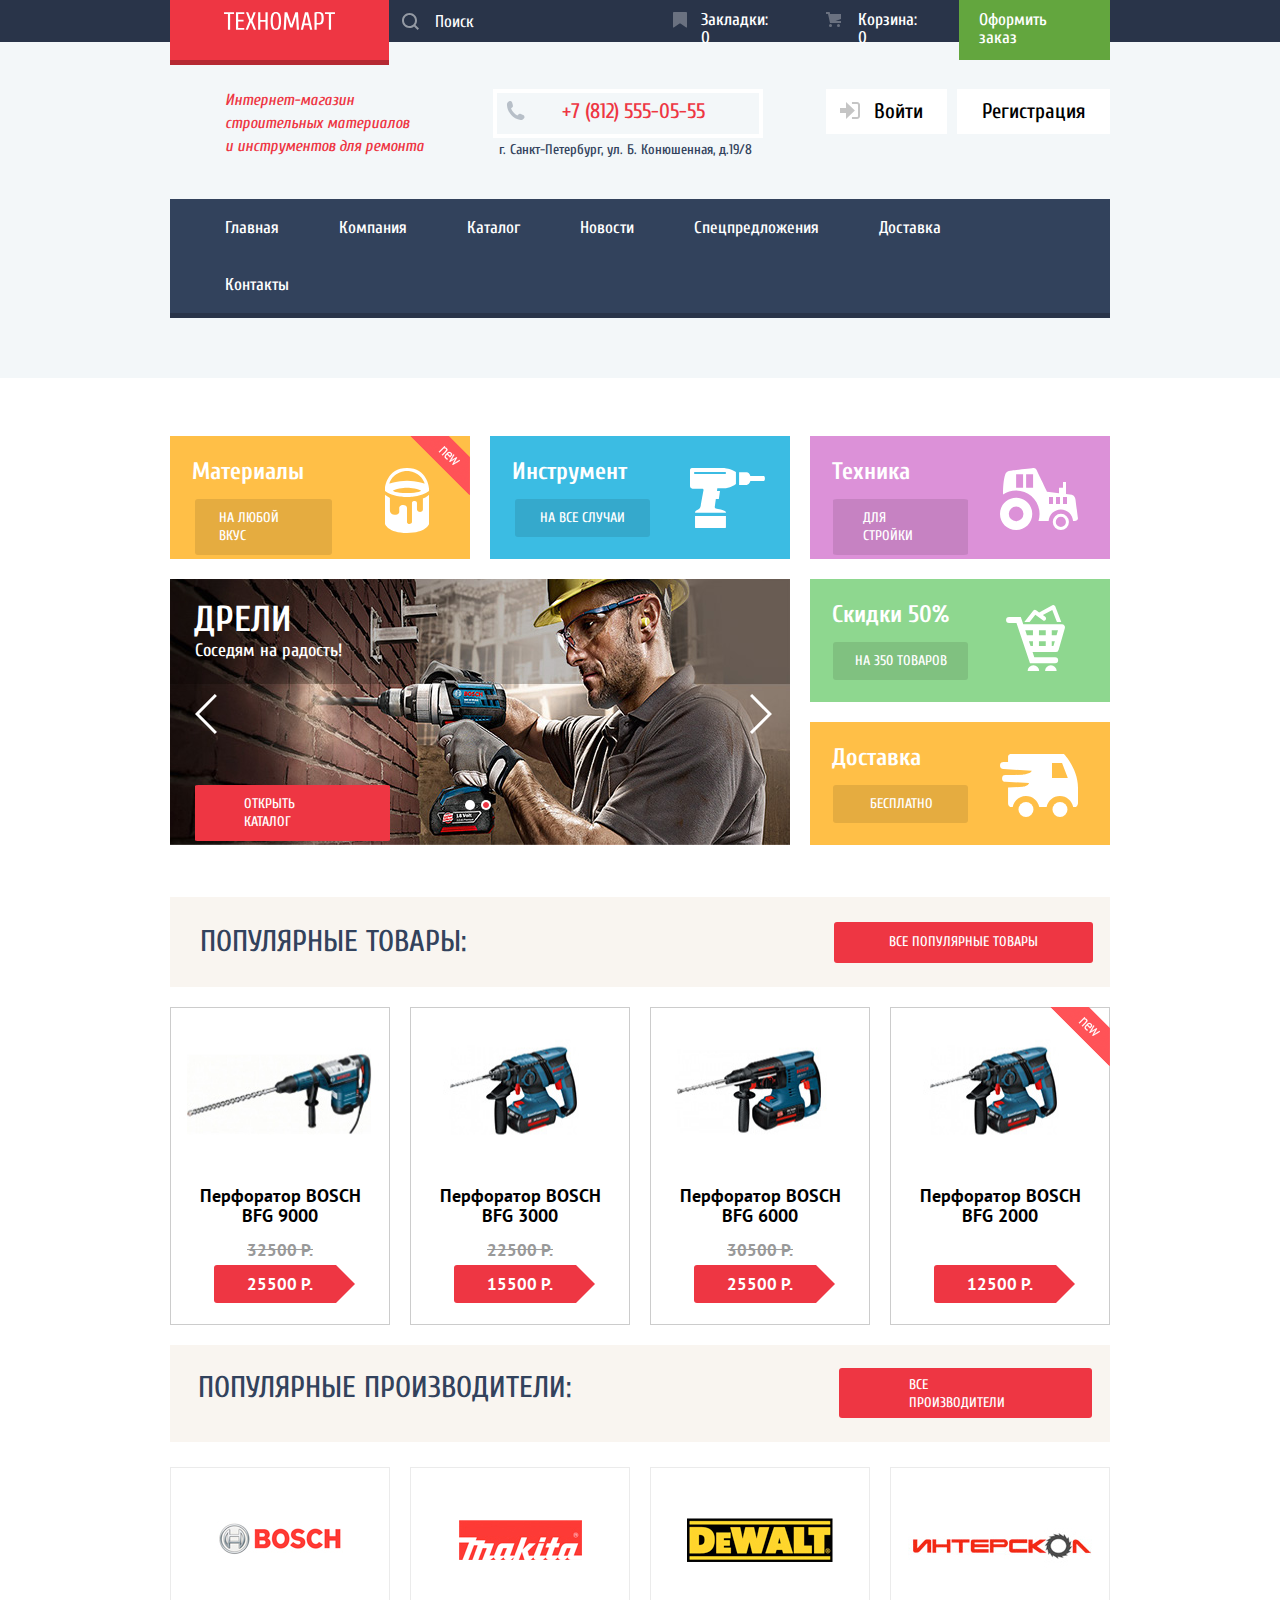
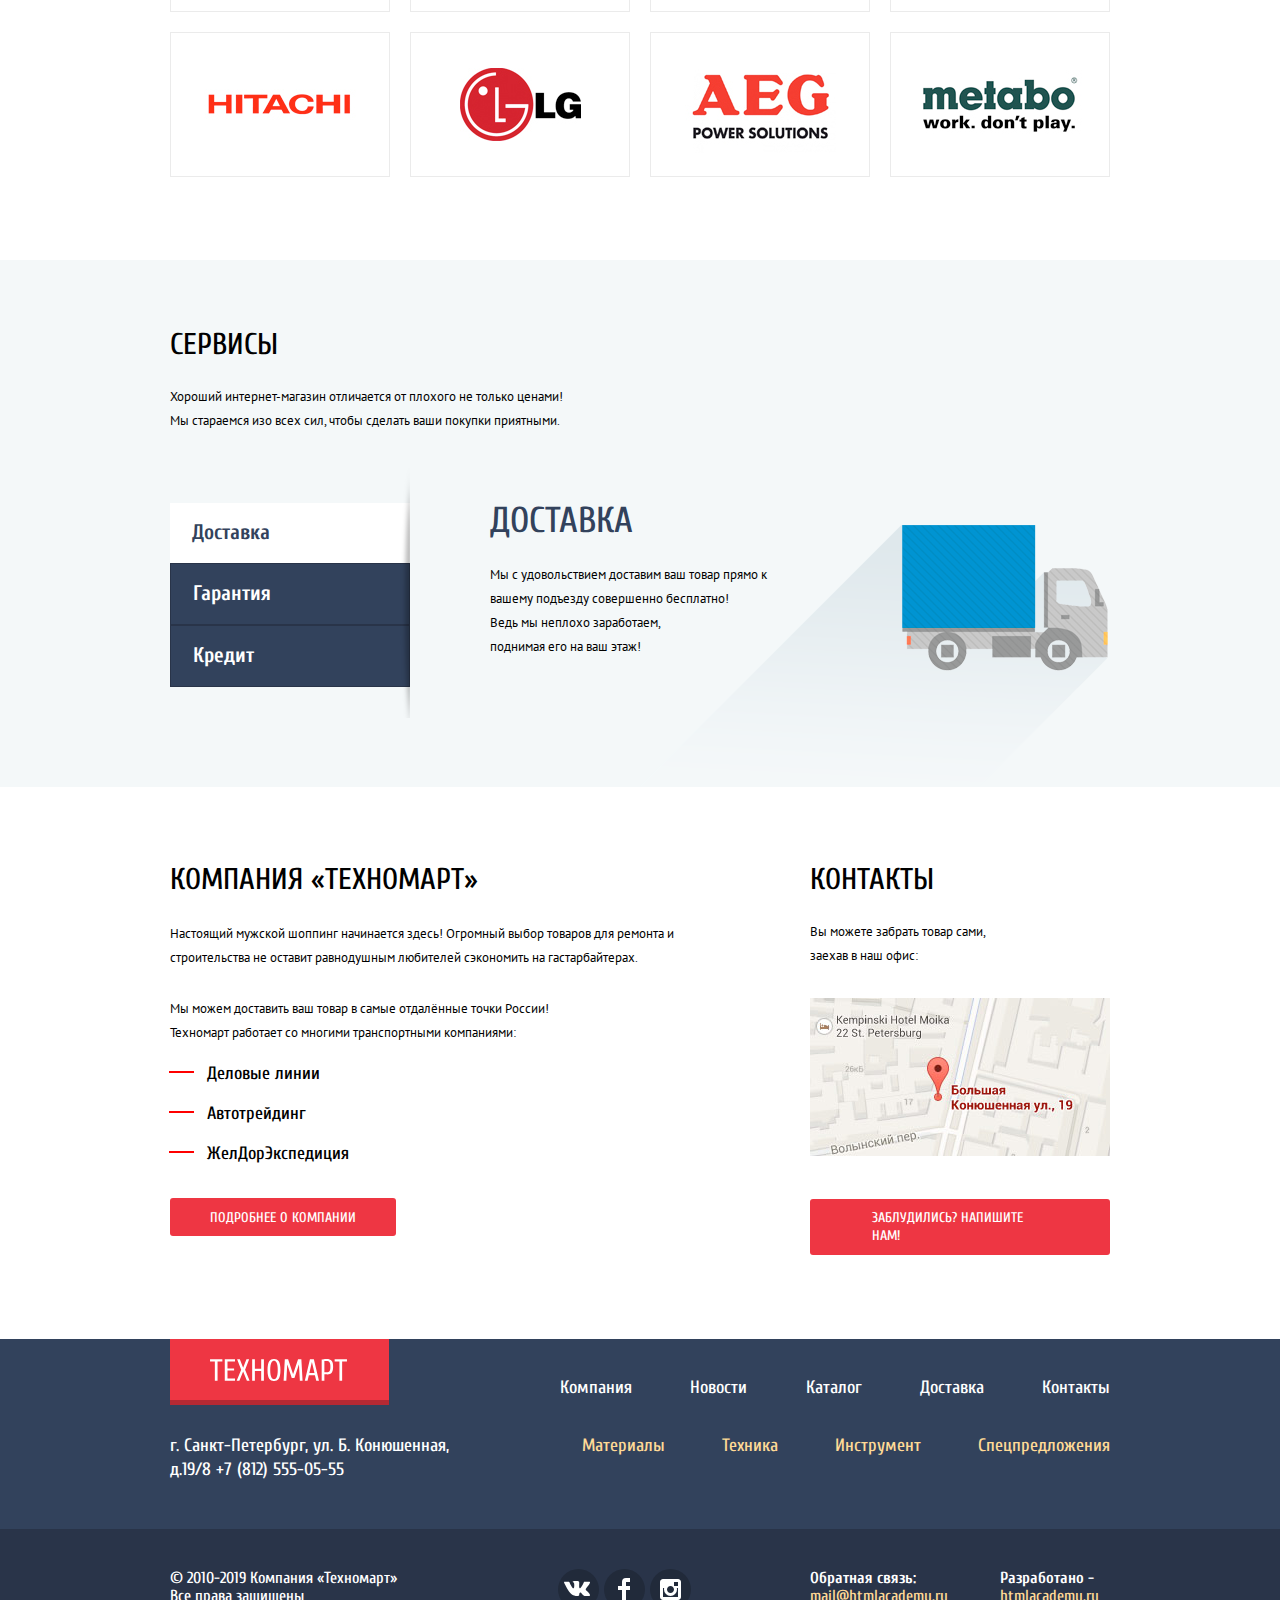
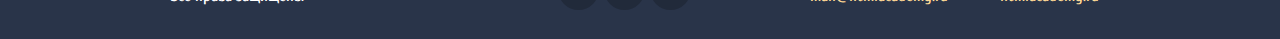
<file: index.html>
<!DOCTYPE html>
<html lang="ru">

<head>
    <meta charset="utf-8">
    <title>«Техномарт»</title>
    <link href="https://fonts.googleapis.com/css?family=Cuprum:400,700&amp;subset=cyrillic" rel="stylesheet">
    <link href="https://fonts.googleapis.com/css?family=PT+Sans:400,700&amp;subset=cyrillic" rel="stylesheet">
    <link rel="stylesheet" href="css/normalize.css">
    <link rel="stylesheet" href="css/style.min.css">
</head>

<body>

    <header class="main-header">
        <div class="top-header">
            <div class="header-wrapper-top">

                <a class="logo-img-top" href="index.html"><img src="img/logo-technomart.svg" width="112" height="18" alt="logo"></a>
                <form action="https://htmlacademy.ru" class="field-search">
                    <label class="visually-hidden" for="search">Поиск</label>
                    <input type="search" placeholder="Поиск" id="search">
                    <input class="visually-hidden" type="submit" value="Отправить">
                </form>
                <ul class="market-purchase">
                    <li><a class="bookmarks bookmarks-index" href="#">Закладки: 0</a></li>
                    <li><a class="basket basket-index" href="#">Корзина: 0</a></li>
                    <li><a class="ready-order ready-order-index" href="#">Оформить заказ</a></li>
                </ul>
            </div>
        </div>

        <div class="header-wrapper-middle-bottom">
            <div class="middle-header-index">
                <h1 class="market-name">Интернет-магазин строительных материалов и&nbsp;инструментов для ремонта</h1>
                <div class="phone-addres">
                    <a href="tel:+78125550555" class="phone-number">
                        +7 (812) 555-05-55</a>
                    <span class="addres-top"> г. Санкт-Петербург, ул. Б. Конюшенная, д.19/8</span>
                </div>
                <ul class="account">
                    <li><a class="log-in" href="#">Войти</a></li>
                    <li><a class="registration" href="#">Регистрация</a></li>
                </ul>
            </div>

            <nav class="main-navigation">
                <ul class="site-navigation">
                    <li><a href="index.html">Главная</a></li>
                    <li><a href="#">Компания</a></li>
                    <li><a href="catalog.html">Каталог</a></li>
                    <li><a href="#">Новости</a></li>
                    <li><a href="#">Спецпредложения</a></li>
                    <li><a href="#">Доставка</a></li>
                    <li><a href="#">Контакты</a></li>
                </ul>
            </nav>
        </div>
    </header>

    <main class="main-content">
        <div class="main-wrapper-top">
            <div class="column-left">
                <div class="materials-item">
                    <div class="item-new item-flag-new">новинка</div>
                    <h2>Материалы</h2>
                    <a href="#" class="sub-material-item">На любой вкус</a>
                </div>
                <div class="tooling-item">
                    <h2>Инструмент</h2>
                    <a href="#" class="sub-tooling-item">На все случаи</a>
                </div>
                <div class="slaider">
                    <div class="slaid-one">
                        <h2>Перфораторы</h2>
                        <span>Настоящие мужские игрушки</span>
                        <a class="open-catalog" href="catalog.html">Открыть каталог</a>
                    </div>
                    <div class="slaid-two slaid-active">
                        <h2>Дрели</h2>
                        <span>Соседям на радость!</span>
                        <a class="open-catalog" href="catalog.html">Открыть каталог</a>
                    </div>
                    <div class="btn-control">
                        <i class="control-slaid-1" tabindex="0"></i>
                        <i class="control-slaid-2 slaid-active" tabindex="0"></i>
                    </div>
                    <button class="slaider-button button-next">Вперёд</button>
                    <button class="slaider-button button-back">Назад</button>
                </div>
            </div>
            <div class="column-right">
                <div class="machine-item">
                    <h2>Техника</h2>
                    <a href="#" class="sub-machine-item">Для стройки</a>
                </div>
                <div class="discounts-item">
                    <h2>Скидки 50%</h2>
                    <a href="#" class="sub-discounts-item">На 350 товаров</a>
                </div>
                <div class="delivery-item">
                    <h2>Доставка</h2>
                    <a href="#" class="sub-delivery-item">Бесплатно</a>
                </div>
            </div>
        </div>

        <!-- Конец. Слайдер + товары -->
        <!--Популярные товары  -->
        <div class="main-wrapper-middle">
            <h2 class="popular-items">Популярные товары:</h2>
            <a class="popular-items-btn" href="#">Все популярные товары</a>
        </div>

        <section class="popular-goods">
            <ul class="popular-list-item">

                <li class="catalog-item">
                    <div class="actions">
                        <a href="#" class="buy">Купить</a>
                        <a href="#" class="in-bookmark">В закладки</a>
                    </div>
                    <img class="image" src="img/Perforator-1.jpg" width="218" height="168" alt="Перфоратор"><a href="#" class="item-name">Перфоратор BOSCH BFG 9000</a>
                    <b class="price-discount">32500 Р.</b>
                    <b class="red-label-price">25500 Р.</b>
                </li>

                <li class="catalog-item">
                    <div class="actions">
                        <a href="#" class="buy">Купить</a>
                        <a href="#" class="in-bookmark">В закладки</a>
                    </div>
                    <img class="image" src="img/Perforator_1.jpg" width="218" height="168" alt="Перфоратор"><a href="#" class="item-name">Перфоратор BOSCH BFG 3000</a>
                    <b class="price-discount">22500 Р.</b>
                    <b class="red-label-price">15500 Р.</b>
                </li>

                <li class="catalog-item">
                    <div class="actions">
                        <a href="#" class="buy">Купить</a>
                        <a href="#" class="in-bookmark">В закладки</a>
                    </div>
                    <img class="image" src="img/Perforator_2.jpg" width="218" height="168" alt="Перфоратор"><a href="#" class="item-name">Перфоратор BOSCH BFG 6000</a>
                    <b class="price-discount">30500 Р.</b>
                    <b class="red-label-price">25500 Р.</b>
                </li>

                <li class="catalog-item">
                    <div class="item-new item-flag-new">новинка</div>
                    <!-- Добавить в карточку new -->
                    <div class="actions">
                        <a href="#" class="buy">Купить</a>
                        <a href="#" class="in-bookmark">В закладки</a>
                    </div>
                    <img class="image" src="img/Perforator_3.jpg" width="218" height="168" alt="Перфоратор"><a href="#" class="item-name">Перфоратор BOSCH BFG 2000</a>
                    <b class="price-discount"></b>
                    <b class="red-label-price">12500 Р.</b>
                </li>
            </ul>
        </section>
        <!-- Популярные товары -->
        <div class="main-wrapper-middle-manufacturers">
            <h2 class="popular-items-manufacturers">Популярные производители:</h2>
            <a class="all-items-manufacturers" href="#">Все производители</a>
        </div>

        <section class="popular-manufactures">
            <ul class="popular-list-manufactures">
                <li>
                    <a class="manufactures-item" href="#"><img src="img/bosch.jpg" width="126" height="37" alt="BOSCH"></a>
                </li>
                <li>
                    <a class="manufactures-item" href="#"><img src="img/Makita.jpg" width="123" height="40" alt="makita"></a>
                </li>
                <li>
                    <a class="manufactures-item" href="#"><img src="img/DeWALT.jpg" width="146" height="44" alt="DeWALT"></a>
                </li>
                <li>
                    <a class="manufactures-item" href="#"><img src="img/Интерскол.jpg" width="200" height="88" alt="интерскол"></a>
                </li>
                <li>
                    <a class="manufactures-item" href="#"><img src="img/Hitachi.jpg" width="169" height="31" alt="HITACHI"></a>
                </li>
                <li>
                    <a class="manufactures-item" href="#"><img src="img/LG.jpg" width="121" height="73" alt="LG"></a>
                </li>
                <li>
                    <a class="manufactures-item" href="#"><img src="img/AEG.jpg" width="151" height="96" alt="AEG"></a>
                </li>
                <li>
                    <a class="manufactures-item" href="#"><img src="img/Metabo.jpg" width="204" height="69" alt="metabo"></a>
                </li>
            </ul>
        </section>

        <section class="info-services">
            <div class="wrapper-services">
                <h2 class="name-services">Сервисы</h2>
                <p>Хороший интернет-магазин отличается от плохого не только ценами! Мы стараемся изо всех сил, чтобы сделать ваши покупки приятными.</p>
                <div class="place-slaider">
                    <input type="radio" id="btn-1" name="toggle" checked>
                    <input type="radio" id="btn-2" name="toggle">
                    <input type="radio" id="btn-3" name="toggle">
                    <div class="slider-controls">
                        <ul class="list-btn">
                            <li>
                                <label for="btn-1">
                                    <b class="delivery-btn" tabindex="0">Доставка</b>
                                </label>
                            </li>
                            <li>
                                <label for="btn-2">
                                    <b class="guarantee-btn" tabindex="0">Гарантия</b></label>
                            </li>
                            <li>
                                <label for="btn-3">
                                    <b class="credit-btn" tabindex="0">Кредит</b></label>
                            </li>
                        </ul>
                    </div>
                    <div class="slider-slides-1">
                        <h2>Доставка</h2>
                        <p>Мы с удовольствием доставим ваш товар прямо к вашему подъезду совершенно бесплатно!
                        Ведь мы неплохо заработаем, 
                        поднимая его на ваш этаж!</p>
                    </div>
                    <div class="slider-slides-2">
                        <h2>Гарантия</h2>
                        <p>Если купленный у нас товар поломается или заискрит, 
                        а также в случае пожара, спровоцированного его возгаранием, 
                        вы всегда можете быть уверены в нашей гарантии. Мы обменяем сгоревший&nbsp;товар на новый.</p>
                        <p>Дом уж восстановите как-нибудь сами.</p>
                    </div>
                    <div class="slider-slides-3">
                        <h2>Кредит</h2>
                        <p>Залезть в долговую яму стало проще!</p>
                        <p>Кредитные консультанты придут вам на помощь.</p>
                        <a href="#" class="send-request">Отправить заявку</a>
                    </div>
                </div>
            </div>
        </section>

        <div class="main-wrapper-bottom">
            <section class="about-company">
                <h2 class="name-company">Компания «Техномарт»</h2>
                <p class="info">Настоящий мужской шоппинг начинается здесь! Огромный выбор товаров для ремонта и строительства не оставит равнодушным любителей сэкономить на гастарбайтерах.</p>
                <p class="info">Мы можем доставить ваш товар в самые отдалённые точки России!
                Техномарт работает со многими транспортными компаниями:</p>
                <ul class="work-with-another-company">
                    <li>Деловые линии</li>
                    <li>Автотрейдинг</li>
                    <li>ЖелДорЭкспедиция</li>
                </ul>
                <a class="about-the-company" href="#">Подробнее о компании</a>
            </section>
            <section class="contacts">
                <h2 class="contacts">Контакты</h2>
                <p class="info-contacts">Вы можете забрать товар сами, 
                    заехав в наш офис:</p>
                <a href="https://yandex.ru/maps" class="save-back"><img src="img/map.jpg" width="300" height="160" alt="Карта"></a>
                <a class="help" href="write-us.html">Заблудились? Напишите нам!</a>
            </section>
        </div>
    </main>

    <footer class="main-footer">
        <div class="footer-wrapper-top-middle">
            <div class="top-footer">
                <a class="logo-img" href="index.html"><img src="img/logo-technomart.svg" width="137" height="22" alt="logo"></a>
                <ul class="second-navigation">
                    <li><a href="#">Компания</a></li>
                    <li><a href="#">Новости</a></li>
                    <li><a href="catalog.html">Каталог</a></li>
                    <li><a href="#">Доставка</a></li>
                    <li><a href="#">Контакты</a></li>
                </ul>
            </div>

            <div class="middle-footer">
                <span class="addres-bottom"> г. Санкт-Петербург, ул. Б. Конюшенная, д.19/8
                    +7 (812) 555-05-55</span>
                <ul class="third-navigation">
                    <li><a href="#">Материалы</a></li>
                    <li><a href="#">Техника</a></li>
                    <li><a href="#">Инструмент</a></li>
                    <li><a href="#">Спецпредложения</a></li>
                </ul>
            </div>
        </div>

        <div class="bottom-footer">
            <div class="footer-wrapper-bottom">
                <span class="footer-copyright">
                    © 2010-2019 Компания «Техномарт» Все права защищены</span>
                <ul class="btn-social">
                    <li><a class="social-button-vk" href="#"><span class="visually-hidden">Вконтакте</span></a></li>
                    <li><a class="social-button-fb" href="#"><span class="visually-hidden">Фейсбук</span></a></li>
                    <li><a class="social-button-insta" href="#"><span class="visually-hidden">Инстаграм</span></a></li>
                </ul>
                <div class="info-bottom">
                    <div class="feedback-info">
                        <b>Обратная связь:</b>
                        <a class="mail-addres" href="https://mail@htmlacademy.ru">mail@htmlacademy.ru</a>
                    </div>
                    <div class="developed">
                        <b>Разработано - </b>
                        <a class="site-addres" href="https://htmlacademy.ru/intensive/htmlcss">htmlacademy.ru</a>
                    </div>
                </div>
            </div>
        </div>
    </footer>

    <section class="feedback-form">
        <form action="https://echo.htmlacademy.ru" method="post">
            <div class="modal-wrapper-feedback">
                <label class="label-name">Ваше имя:
                    <input type="text" name="name" placeholder="Имя Фамилия">
                </label>
                <label class="label-email">Ваш e-mail:
                    <input type="email" name="email" placeholder="email@example.com">
                </label>
                <label class="label-textarea">Текст письма:
                    <textarea name="letter-text" rows="5" cols="60" placeholder="В свободной форме"></textarea>
                </label>
            </div>
            <div class="wrapper-button-submit">
                <input type="submit" class="button-submit" value="Отправить">
            </div>
        </form>
        <button type="button" class="modal-close">Закрыть
        </button>
    </section>

    <section class="modal modal-map">
        <h2 class="visually-hidden">Как до нас добраться</h2>
        <iframe src="https://www.google.com/maps/embed?pb=!1m18!1m12!1m3!1d3996.797685628944!2d30.314990042799216!3d59.94211692944475!2m3!1f0!2f0!3f0!3m2!1i1024!2i768!4f13.1!3m3!1m2!1s0x4696310fca145cc1%3A0x42b32648d8238007!2z0JHQvtC70YzRiNCw0Y8g0JrQvtC90Y7RiNC10L3QvdCw0Y8g0YPQuy4sIDE5LzgsINCh0LDQvdC60YIt0J_QtdGC0LXRgNCx0YPRgNCzLCAxOTExODY!5e0!3m2!1sru!2sru!4v1552158006458" width="940" height="450" style="border:0" allowfullscreen></iframe>
        <!-- <p><img src="img/full-map.jpg" width="940" height="450" alt="Офис компании по адресу ул. Большая Конюшенная 19/8, Санкт-Петербург"></p>  -->
        <button type="button" class="modal-close">Закрыть
        </button>
    </section>
    <script src="js/script.min.js"></script>
</body>

</html>
</file>
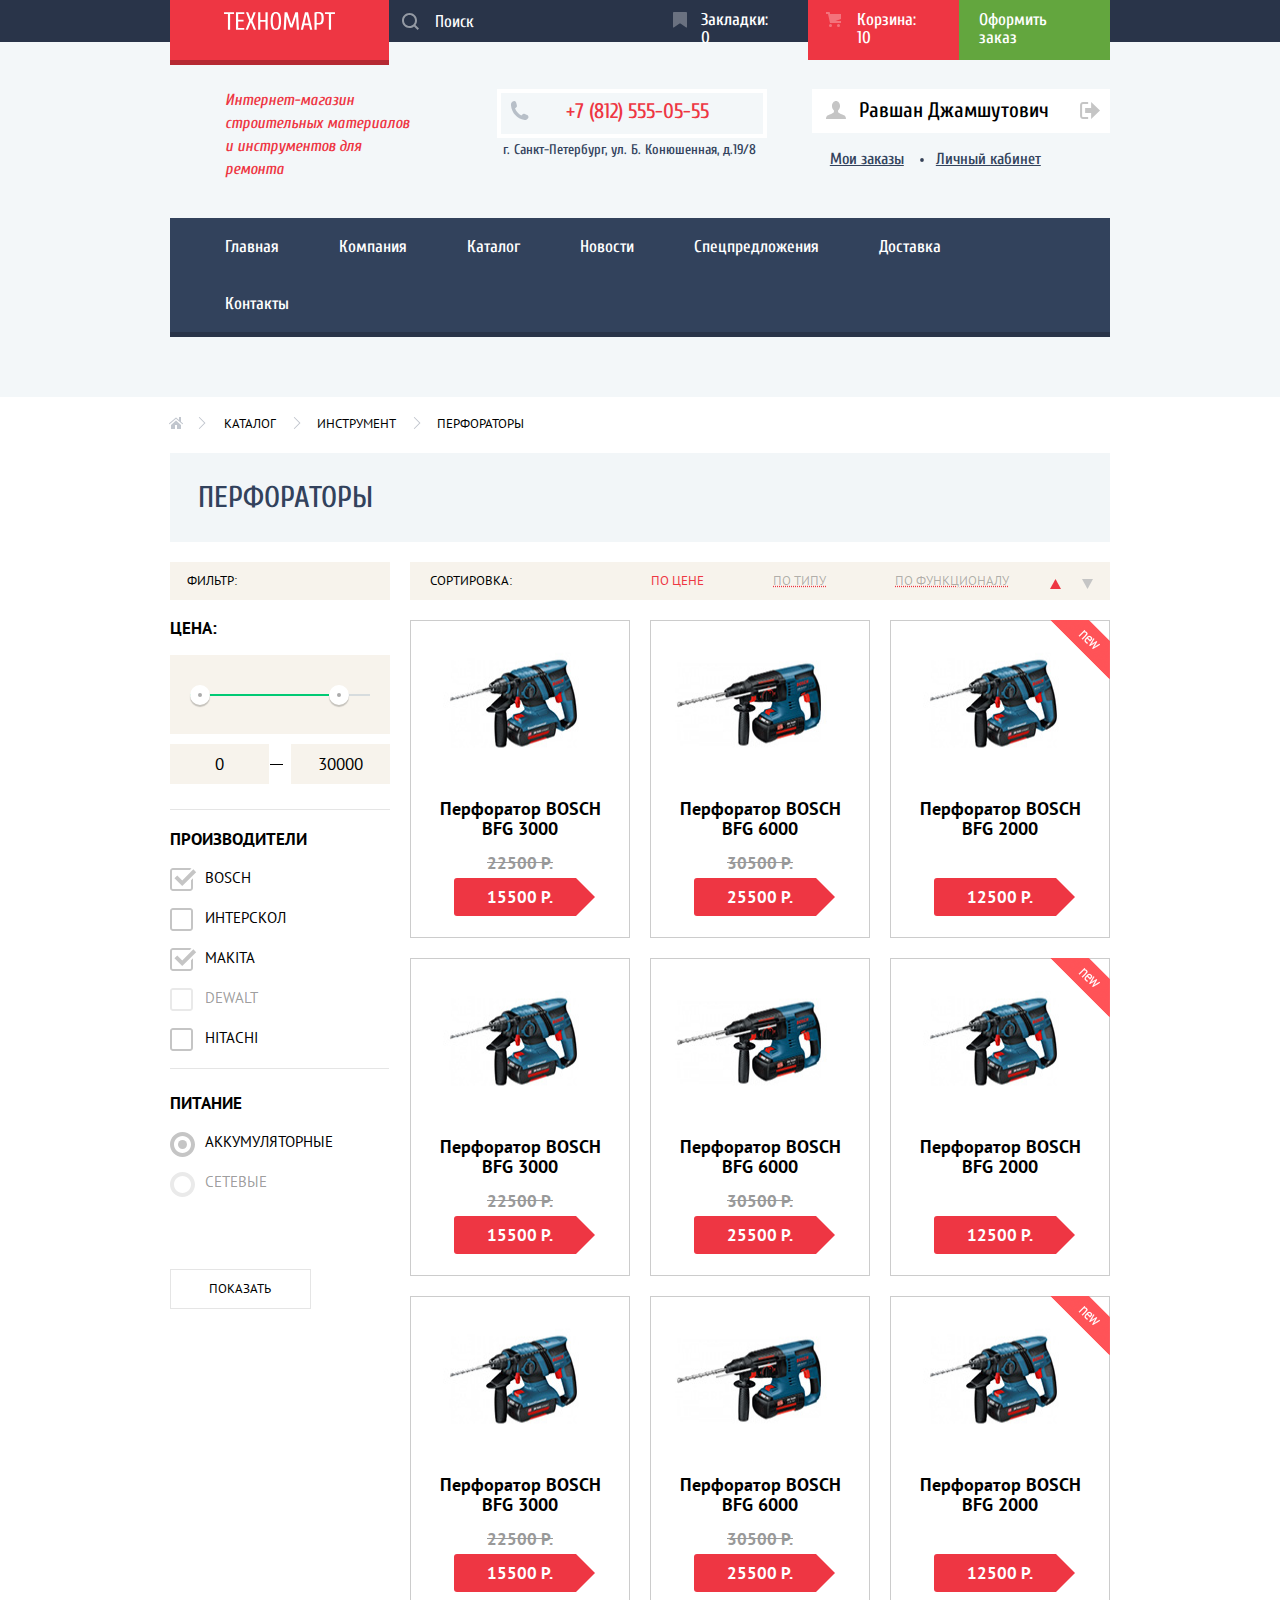
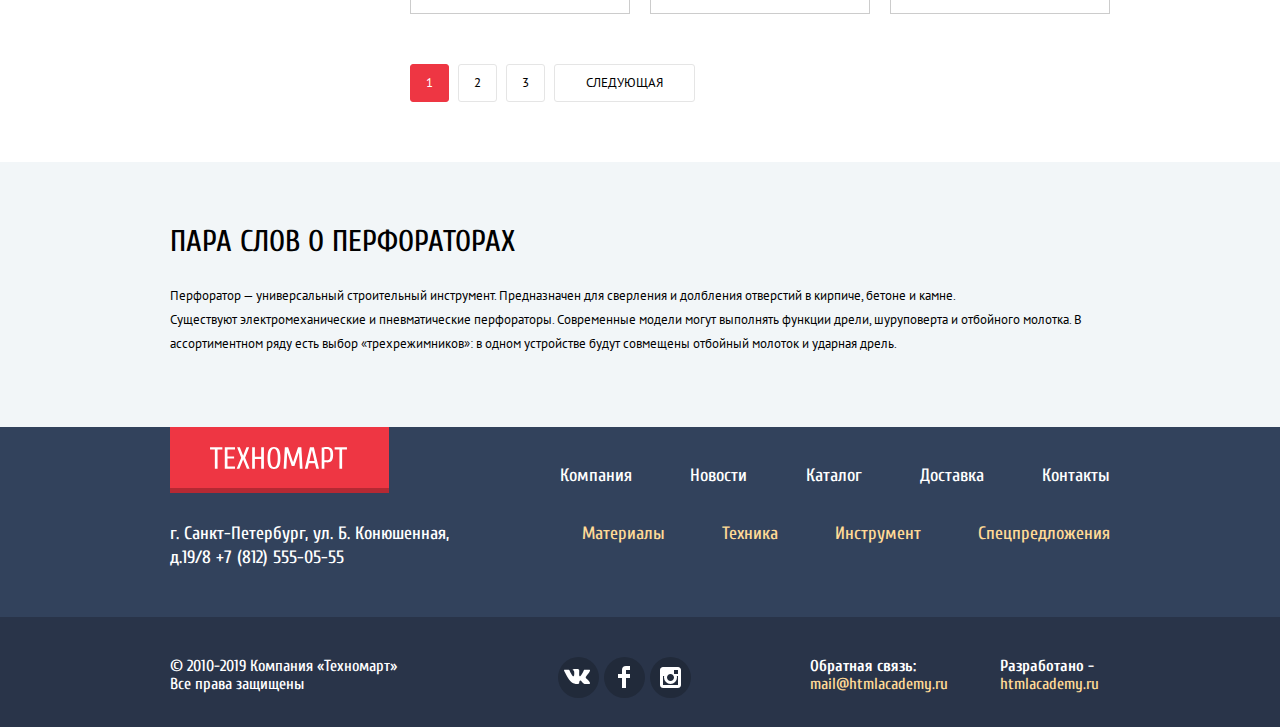
<file: catalog.html>
<!DOCTYPE html>
<html lang="ru">

<head>
    <meta charset="utf-8">
    <title>«Техномарт»</title>
    <link href="https://fonts.googleapis.com/css?family=Cuprum:400,700&amp;subset=cyrillic" rel="stylesheet">
    <link href="https://fonts.googleapis.com/css?family=PT+Sans:400,700&amp;subset=cyrillic" rel="stylesheet">
    <link rel="stylesheet" href="css/normalize.css">
    <link rel="stylesheet" href="css/style.min.css">
</head>

<body>

    <header class="main-header">
        <div class="top-header">
            <div class="header-wrapper-top">
                <a class="logo-img-top" href="index.html"><img src="img/logo-technomart.svg" width="112" height="18" alt="logo"></a>
                <form action="https://htmlacademy.ru">
                    <label class="visually-hidden" for="search">Поиск</label>
                    <input type="search" placeholder="Поиск" id="search">
                    <input class="visually-hidden" type="submit" value="Отправить">
                </form>
                <ul class="market-purchase">
                    <li><a class="bookmarks bookmarks-catalog" href="#">Закладки: 0</a></li>
                    <li><a class="basket basket-catalog" href="#">Корзина: 10</a></li>
                    <li><a class="ready-order ready-order-catalog" href="#">Оформить заказ</a></li>
                </ul>
            </div>
        </div>

        <div class="header-wrapper-middle-bottom">
            <div class="middle-header-catalog">
                <h1 class="market-name market-name-catalog">Интернет-магазин строительных материалов и&nbsp;инструментов для ремонта</h1>
                <div class="phone-addres phone-addres-catalog">
                    <a href="tel:+78125550555" class="phone-number">
                        +7 (812) 555-05-55</a>
                    <span class="addres-top"> г. Санкт-Петербург, ул. Б. Конюшенная, д.19/8</span>
                </div>
                <ul class="personal-account">
                    <li class="user-name"><a href="login-place.html">Равшан Джамшутович</a></li>
                    <li class="account-log-out"><a href="output.html" class="log-out">Выход из личного кабинета</a></li>
                    <li class="my-order"><a href="#">Мои заказы</a></li>
                    <li class="personal-place"><a href="#">Личный кабинет</a></li>
                </ul>
            </div>

            <nav class="main-navigation">
                <ul class="site-navigation">
                    <li><a href="index.html">Главная</a></li>
                    <li><a href="#">Компания</a></li>
                    <li><a href="catalog.html">Каталог</a></li>
                    <li><a href="#">Новости</a></li>
                    <li><a href="#">Спецпредложения</a></li>
                    <li><a href="#">Доставка</a></li>
                    <li><a href="#">Контакты</a></li>
                </ul>
            </nav>
        </div>
    </header>

    <main class="container">
        <div class="main-wrapper-catalog">
            <ul class="breadcrumbs">
                <li><a href="index.html" class="button-icon-home">Вернуться на главную страницу</a></li>
                <li><a href="catalog.html">Каталог</a></li>
                <li><a href="#">Инструмент</a></li>
                <li class="breadcrumbs-current">Перфораторы</li>
            </ul>
            <h2 class="tooling">Перфораторы</h2>
            <div class="container-filter">
                <h2 class="container-filter-name">Фильтр:</h2>
                <div class="sorting">
                    <h3>Сортировка:</h3>
                    <ul class="sorting-items">
                        <li><span>По цене</span></li>
                        <li><a href="#">По типу</a></li>
                        <li><a href="#">По функционалу</a></li>
                    </ul>
                    <a href="#" class="triangle-up">
                        <svg xmlns="http://www.w3.org/2000/svg" width="11" height="10" viewBox="0 0 11 10">
                            <path fill="#ee3643" d="M5.5 0L0 10h11z" />
                        </svg>
                    </a>
                    <a href="#" class="triangle-down">
                        <svg xmlns="http://www.w3.org/2000/svg" width="11" height="10" viewBox="0 0 11 10">
                            <path fill="#c5c5c5" d="M5.5 10L0 0h11" />
                        </svg>
                    </a>
                </div>
            </div>
            <div class="wrapper-items">
                <section class="filter">
                    <form action="https://htmlacademy.ru" method="get">
                        <fieldset class="filter-range">
                            <h2 class="filter-title">Цена:</h2>
                            <div class="range-controls">
                                <div class="scale">
                                    <div class="bar"></div>
                                    <div class="range-toggle range-toggle-min" aria-label="минимальная цена"></div>
                                    <div class="range-toggle range-toggle-max" aria-label="максимальная цена"></div>
                                </div>
                            </div>
                            <div class="price-controls">
                                <label class="min-price">
                                    <input type="text" name="min-price" value="0">
                                </label>
                                <label class="max-price">
                                    <input type="text" name="max-price" value="30000">
                                    <span class="dash"></span>
                                </label>
                            </div>
                        </fieldset>
                        <fieldset class="filter-item-manufacturers">
                            <legend>Производители</legend>
                            <ul class="manufacturers">
                                <li>
                                    <input class="visually-hidden" type="checkbox" name="bosch" id="filter-bosch" checked>
                                    <label class="togle-checkbox" for="filter-bosch">bosch</label>
                                </li>
                                <li>
                                    <input class="visually-hidden" type="checkbox" name="интерскол" id="filter-intrescol">
                                    <label class="togle-checkbox" for="filter-intrescol">интерскол</label>
                                </li>
                                <li>
                                    <input class="visually-hidden" type="checkbox" name="makita" id="filter-makita" checked>
                                    <label class="togle-checkbox" for="filter-makita">makita</label>
                                </li>
                                <li>
                                    <input class="visually-hidden" type="checkbox" name="dewalt" id="filter-dewalt" disabled>
                                    <label class="togle-checkbox" for="filter-dewalt">dewalt</label>
                                </li>
                                <li>
                                    <input class="visually-hidden" type="checkbox" name="hitachi" id="filter-hitachi">
                                    <label class="togle-checkbox" for="filter-hitachi">hitachi</label>
                                </li>
                            </ul>
                        </fieldset>

                        <fieldset class="filter-item-feed">
                            <legend>Питание</legend>
                            <ul class="feed">
                                <li>
                                    <input class="visually-hidden" type="radio" name="feed" id="filter-rechargeable" checked>
                                    <label class="togle-circle" for="filter-rechargeable">аккумуляторные</label>
                                </li>
                                <li>
                                    <input class="visually-hidden" type="radio" name="feed" id="filter-networking" disabled>
                                    <label class="togle-circle" for="filter-networking">сетевые</label>
                                </li>
                            </ul>
                        </fieldset>

                        <button class="button-show">Показать
                        </button>
                    </form>
                </section>

                <section class="item-list">
                    <ul class="items">
                        <li class="catalog-item">
                            <div class="actions">
                                <a href="form-buy.html" class="buy">Купить</a>
                                <a href="form-in-bookmark.html" class="in-bookmark">В закладки</a>
                            </div>
                            <img class="image" src="img/Perforator_1.jpg" width="218" height="168" alt="Перфоратор"><a href="#" class="item-name">Перфоратор BOSCH BFG 3000</a>
                            <b class="price-discount">22500 Р.</b>
                            <b class="red-label-price">15500 Р.</b>
                        </li>

                        <li class="catalog-item">
                            <div class="actions">
                                <a href="form-buy.html" class="buy">Купить</a>
                                <a href="form-in-bookmark.html" class="in-bookmark">В закладки</a>
                            </div>
                            <img class="image" src="img/Perforator_2.jpg" width="218" height="168" alt="Перфоратор"><a href="#" class="item-name">Перфоратор BOSCH BFG 6000</a>
                            <b class="price-discount">30500 Р.</b>
                            <b class="red-label-price">25500 Р.</b>
                        </li>

                        <li class="catalog-item">
                            <div class="item-new item-flag-new">новинка</div>
                            <!-- Добавить в карточку new -->
                            <div class="actions">
                                <a href="form-buy.html" class="buy">Купить</a>
                                <a href="form-in-bookmark.html" class="in-bookmark">В закладки</a>
                            </div>
                            <img class="image" src="img/Perforator_3.jpg" width="218" height="168" alt="Перфоратор"><a href="#" class="item-name">Перфоратор BOSCH BFG 2000</a>
                            <b class="price-discount"></b>
                            <b class="red-label-price">12500 Р.</b>
                        </li>
                        <li class="catalog-item">
                            <div class="actions">
                                <a href="form-buy.html" class="buy">Купить</a>
                                <a href="form-in-bookmark.html" class="in-bookmark">В закладки</a>
                            </div>
                            <img class="image" src="img/Perforator_1.jpg" width="218" height="168" alt="Перфоратор"><a href="#" class="item-name">Перфоратор BOSCH BFG 3000</a>
                            <b class="price-discount">22500 Р.</b>
                            <b class="red-label-price">15500 Р.</b>
                        </li>

                        <li class="catalog-item">
                            <div class="actions">
                                <a href="form-buy.html" class="buy">Купить</a>
                                <a href="form-in-bookmark.html" class="in-bookmark">В закладки</a>
                            </div>
                            <img class="image" src="img/Perforator_2.jpg" width="218" height="168" alt="Перфоратор"><a href="#" class="item-name">Перфоратор BOSCH BFG 6000</a>
                            <b class="price-discount">30500 Р.</b>
                            <b class="red-label-price">25500 Р.</b>
                        </li>

                        <li class="catalog-item">
                            <div class="item-new item-flag-new">новинка</div>
                            <!-- Добавить в карточку new -->
                            <div class="actions">
                                <a href="form-buy.html" class="buy">Купить</a>
                                <a href="form-in-bookmark.html" class="in-bookmark">В закладки</a>
                            </div>
                            <img class="image" src="img/Perforator_3.jpg" width="218" height="168" alt="Перфоратор"><a href="#" class="item-name">Перфоратор BOSCH BFG 2000</a>
                            <b class="price-discount"></b>
                            <b class="red-label-price">12500 Р.</b>
                        </li>
                        <li class="catalog-item">
                            <div class="actions">
                                <a href="form-buy.html" class="buy">Купить</a>
                                <a href="form-in-bookmark.html" class="in-bookmark">В закладки</a>
                            </div>
                            <img class="image" src="img/Perforator_1.jpg" width="218" height="168" alt="Перфоратор"><a href="#" class="item-name">Перфоратор BOSCH BFG 3000</a>
                            <b class="price-discount">22500 Р.</b>
                            <b class="red-label-price">15500 Р.</b>
                        </li>

                        <li class="catalog-item">
                            <div class="actions">
                                <a href="form-buy.html" class="buy">Купить</a>
                                <a href="form-in-bookmark.html" class="in-bookmark">В закладки</a>
                            </div>
                            <img class="image" src="img/Perforator_2.jpg" width="218" height="168" alt="Перфоратор"><a href="#" class="item-name">Перфоратор BOSCH BFG 6000</a>
                            <b class="price-discount">30500 Р.</b>
                            <b class="red-label-price">25500 Р.</b>
                        </li>

                        <li class="catalog-item">
                            <div class="item-new item-flag-new">новинка</div>
                            <!-- Добавить в карточку new -->
                            <div class="actions">
                                <a href="form-buy.html" class="buy">Купить</a>
                                <a href="form-in-bookmark.html" class="in-bookmark">В закладки</a>
                            </div>
                            <img class="image" src="img/Perforator_3.jpg" width="218" height="168" alt="Перфоратор"><a href="#" class="item-name">Перфоратор BOSCH BFG 2000</a>
                            <b class="price-discount"></b>
                            <b class="red-label-price">12500 Р.</b>
                        </li>
                    </ul>
                    <div class="page-navigation">
                        <ul class="breadcrumbs-page-navigation">
                            <li>1</li>
                            <li><a href="#">2</a></li>
                            <li><a href="#">3</a></li>
                            <li><a href="#" class="next">Следующая</a></li>
                        </ul>
                    </div>
                </section>
            </div>
        </div>
        <section class="about-perforators">
            <div class="wrapper-perforators">
                <h2>ПАРА СЛОВ О ПЕРФОРАТОРАХ</h2>
                <p>Перфоратор — универсальный строительный инструмент. Предназначен для сверления и долбления отверстий в кирпиче, бетоне и камне. Существуют&nbsp;электромеханические и пневматические перфораторы. Современные модели могут выполнять функции дрели, шуруповерта и отбойного молотка. В ассортиментном ряду есть выбор «трехрежимников»: в одном устройстве будут совмещены отбойный молоток и ударная дрель.</p>
            </div>
        </section>
    </main>

    <footer class="main-footer">
        <div class="footer-wrapper-top-middle">
            <div class="top-footer">
                <a class="logo-img" href="index.html"><img src="img/logo-technomart.svg" width="137" height="22" alt="logo"></a>
                <ul class="second-navigation">
                    <li><a href="#">Компания</a></li>
                    <li><a href="#">Новости</a></li>
                    <li><a href="catalog.html">Каталог</a></li>
                    <li><a href="#">Доставка</a></li>
                    <li><a href="#">Контакты</a></li>
                </ul>
            </div>

            <div class="middle-footer">
                <span class="addres-bottom"> г. Санкт-Петербург, ул. Б. Конюшенная, д.19/8
                    +7 (812) 555-05-55</span>
                <ul class="third-navigation">
                    <li><a href="#">Материалы</a></li>
                    <li><a href="#">Техника</a></li>
                    <li><a href="#">Инструмент</a></li>
                    <li><a href="#">Спецпредложения</a></li>
                </ul>
            </div>
        </div>

        <div class="bottom-footer">
            <div class="footer-wrapper-bottom">
                <span class="footer-copyright">
                  © 2010-2019 Компания «Техномарт» Все права защищены</span>
                <ul class="btn-social">
                    <li><a class="social-button-vk" href="#"><span class="visually-hidden">Вконтакте</span></a></li>
                    <li><a class="social-button-fb" href="#"><span class="visually-hidden">Фейсбук</span></a></li>
                    <li><a class="social-button-insta" href="#"><span class="visually-hidden">Инстаграм</span></a></li>
                </ul>
                <div class="info-bottom">
                    <div class="feedback-info">
                        <b>Обратная связь:</b>
                        <a class="mail-addres" href="https://mail@htmlacademy.ru">mail@htmlacademy.ru</a>
                    </div>
                    <div class="developed">
                        <b>Разработано - </b>
                        <a class="site-addres" href="https://htmlacademy.ru/intensive/htmlcss">htmlacademy.ru</a>
                    </div>
                </div>
            </div>
        </div>
    </footer>

    <section class="modal modal-access">
        <p>Товар добавлен в корзину!</p>
        <div class="modal-wrapper-order">
            <a href="#" class="button button-ready">Оформить заказ</a>
            <a href="#" class="button button-continue">Продолжить покупки</a>
        </div>
        <button type="button" class="modal-close">Закрыть
        </button>
    </section>
    <script src="js/script.min.js"></script>
</body>

</html>
</file>
<file: css/style.min.css>
body{margin:0;padding:0;font-family:"PT Sans",Arial,sans-serif;font-size:14px;line-height:24px;font-weight:500;color:#fff;text-transform:uppercase;min-width:940px;background-color:#fff}a{text-decoration:none}img{max-width:100%;height:auto}.main-header{font-family:"Cuprum",Arial,sans-serif;background-color:#f3f7f9;padding-bottom:65px}.header-wrapper-top{position:relative;display:-webkit-box;display:-ms-flexbox;display:flex;width:940px;margin:0 auto}.top-header{font-size:17px;line-height:18px;color:#fff;background-color:#293449;height:42px}.market-purchase,.account,.site-navigation{list-style:none}.market-purchase{display:-webkit-box;display:-ms-flexbox;display:flex;-webkit-box-pack:justify;-ms-flex-pack:justify;justify-content:space-between;margin:0;padding:0}.market-purchase a{position:relative;display:block;text-transform:none;-webkit-box-sizing:content-box;box-sizing:content-box}.bookmarks-index{padding:11px 28px 13px 42px}.bookmarks-catalog{padding:11px 28px 13px 42px}.bookmarks::before{content:"";position:absolute;top:12px;left:14px;width:20px;height:20px;background-image:url("../img/icon-bookmark.svg");background-repeat:no-repeat;background-position:0 0;opacity:.3}.bookmarks:active,.bookmarks:active{background-color:#161d29;color:rgba(255,255,255,0.6)}.basket-index{padding:11px 31px 13px 50px}.basket-index:hover,.bookmarks-index:hover,.bookmarks-catalog:hover{background-color:#212a3a}.basket-index:active{background-color:#161d29;color:rgba(255,255,255,0.6)}_:-ms-fullscreen,:root .basket{padding:11px 26px 13px 50px}.basket::before{content:"";position:absolute;top:12px;left:18px;width:20px;height:20px;background-image:url("../img/icon-cart.svg");background-repeat:no-repeat;background-position:0 0;opacity:.3}.basket-catalog{padding:11px 26px 13px 49px;background-color:#ee3643}.basket-catalog:hover,.basket-catalog:hover{background-color:#ca2c37}.basket-catalog:active{background-color:#ba2732}.ready-order{background-color:#63a63e}.ready-order-index{padding:11px 22px 13px 20px}.ready-order-catalog{padding:11px 22px 13px 20px}.ready-order:hover{background-color:#5fbb2d}.ready-order:active{background-color:#518534;color:rgba(255,255,255,0.5)}.market-purchase a:hover::before{opacity:1}.market-purchase a:active::before{opacity:.5}.market-purchase a,.account a,.site-navigation a{color:#fff}.header-wrapper-middle-bottom{width:940px;margin:0 auto}.middle-header-index{display:-webkit-box;display:-ms-flexbox;display:flex;-webkit-box-pack:justify;-ms-flex-pack:justify;justify-content:space-between;margin-top:47px}.middle-header-catalog{display:-webkit-box;display:-ms-flexbox;display:flex;margin-top:47px}.market-name{margin:0;width:200px;font-size:16px;line-height:23px;font-weight:500;font-style:italic;text-transform:none;color:#ee3643;margin-left:55px}.market-name-catalog{margin-right:73px}.phone-addres{position:relative;display:-webkit-box;display:-ms-flexbox;display:flex;-webkit-box-orient:vertical;-webkit-box-direction:normal;-ms-flex-direction:column;flex-direction:column}.phone-addres-catalog{margin-right:45px}.phone-number::before{content:"";position:absolute;top:12px;left:13px;width:20px;height:20px;background-image:url("../img/icon-phone.svg");background-repeat:no-repeat;background-position:0 0;opacity:1}.phone-number{font-size:21px;line-height:21px;color:#ee3643;padding-left:65px;padding-right:47px;padding-top:8px;padding-bottom:12px;border:4px solid #fff;width:270px;-webkit-box-sizing:border-box;box-sizing:border-box}.addres-top{text-transform:none;color:#32425c;padding-left:6px}.account{width:280px;margin:0;padding:0;display:-webkit-box;display:-ms-flexbox;display:flex;-webkit-box-pack:end;-ms-flex-pack:end;justify-content:flex-end}.account a{position:relative;display:block;font-size:21px;line-height:21px;color:#000;text-transform:none;background-color:#fff}.account a:hover{color:#ee3643}.account a:active{color:#c5c5c5}.log-in{margin-right:10px;padding:12px 24px 12px 48px}.registration{padding:12px 24px 12px 25px}.log-in::before{position:absolute;content:"";top:13px;left:14px;height:20px;width:20px;background-image:url("../img/icon-login.svg");background-repeat:no-repeat;background-position:0 0}.log-in:hover::before{position:absolute;content:"";top:13px;left:14px;height:20px;width:20px;background-image:url("../img/icon-login-bold.svg");background-repeat:no-repeat;background-position:0 0}.log-in:active::before{position:absolute;content:"";top:13px;left:14px;height:20px;width:20px;background-image:url("../img/icon-login.svg");background-repeat:no-repeat;background-position:0 0}.main-navigation{margin-top:37px;background-color:#32425c}.main-navigation li{font-size:17px;line-height:17px;text-transform:none}.site-navigation{margin:0;padding:0;display:-webkit-box;display:-ms-flexbox;display:flex;-ms-flex-wrap:wrap;flex-wrap:wrap;padding-left:25px;padding-right:25px;-webkit-box-shadow:0 5px 0 0 #293449;box-shadow:0 5px 0 0 #293449}.site-navigation a{display:block;padding:20px 30px 20px 30px}input[placeholder="Поиск"]{margin:0;padding:0;width:270px;height:42px;background-color:#293449;border:0;padding-left:46px;color:#000;background-image:url("../img/icon-search-opacity.svg");background-repeat:no-repeat;background-position:13px 13px}input[placeholder="Поиск"]::-webkit-input-placeholder{color:#fff}input[placeholder="Поиск"]:-ms-input-placeholder{color:#fff}input[placeholder="Поиск"]::-ms-input-placeholder{color:#fff}input[placeholder="Поиск"]::placeholder{color:#fff}input[placeholder="Поиск"]:hover{background-color:#212a3a;background-image:url("../img/icon-search.svg");background-repeat:no-repeat;background-position:13px 13px}input[placeholder="Поиск"]:focus{background-color:#fff;background-image:url("../img/icon-search-red.svg");background-repeat:no-repeat;background-position:13px 13px}.site-navigation li:hover{background-color:#293449}.site-navigation li:active{background-color:#1d2739}.main-wrapper-bottom{display:-webkit-box;display:-ms-flexbox;display:flex;-webkit-box-pack:justify;-ms-flex-pack:justify;justify-content:space-between;width:940px;margin:0 auto}.main-wrapper-catalog{width:940px;margin:0 auto}.about-company{font-family:"Cuprum",Arial,sans-serif;font-size:13px;color:#000;text-transform:none}.main-content{margin-top:58px;margin-bottom:59px}.name-company{margin:0;padding:0;font-size:30px;font-weight:500;line-height:30px;text-transform:uppercase}.info{font-family:"PT sans",Arial,sans-serif;font-size:13px;line-height:24px;margin-top:27px;margin-bottom:19px;width:530px;white-space:pre-line}.work-with-another-company li{position:relative;font-size:18px;line-height:20px;list-style:none;margin-bottom:20px}.work-with-another-company li:before{content:"";background-color:red;position:absolute;width:25px;height:2px;top:7px;left:-38px}.work-with-another-company{margin-bottom:34px;padding-left:37px}.about-the-company{display:inline-block;vertical-align:middle;background-color:#ee3643;font-size:14px;line-height:18px;text-transform:uppercase;color:#fff;padding-top:11px;padding-bottom:9px;padding-left:40px;padding-right:40px;border-radius:3px;max-width:150px}.about-the-company:hover{background-color:#ca2c37}.about-the-company:active{background-color:#ba2732}.contacts{font-family:"Cuprum",Arial,sans-serif;color:#000;font-weight:500;font-size:30px;line-height:30px;margin-top:0;margin-bottom:25px;padding:0}.contacts .info-contacts{font-family:"PT sans",Arial,sans-serif;font-size:13px;line-height:24px;text-transform:none;margin-bottom:30px;white-space:pre-line}.contacts .save-back{display:block;background-color:gray;width:300px;height:158px}.contacts .help{display:block;font-family:"Cuprum",Arial,sans-serif;background-color:#ee3643;font-size:14px;line-height:18px;color:#fff;padding-top:10px;padding-bottom:10px;padding-left:62px;padding-right:60px;margin-top:43px;border-radius:3px;width:300px;-webkit-box-sizing:border-box;box-sizing:border-box}.contacts .help:hover{background-color:#ca2c37}.contacts .help:active{background-color:#ba2732}.main-footer{font-family:"Cuprum",Arial,sans-serif;font-size:18px;line-height:24px;text-transform:none;color:#fff;background-color:#32425c}.main-footer ul{list-style:none}.main-footer a{color:#fff}.footer-wrapper-top-middle{width:940px;margin:0 auto;min-height:190px}.top-footer{display:-webkit-box;display:-ms-flexbox;display:flex;-webkit-box-pack:justify;-ms-flex-pack:justify;justify-content:space-between}.second-navigation{display:-webkit-box;display:-ms-flexbox;display:flex;-webkit-box-pack:justify;-ms-flex-pack:justify;justify-content:space-between;-ms-flex-wrap:wrap;flex-wrap:wrap;width:550px;margin-top:37px;margin-bottom:0;padding:0}.middle-footer{display:-webkit-box;display:-ms-flexbox;display:flex;margin-top:34px}.addres-bottom{width:330px;margin-right:90px}.third-navigation{display:-webkit-box;display:-ms-flexbox;display:flex;-webkit-box-pack:justify;-ms-flex-pack:justify;justify-content:space-between;width:540px;padding:0;margin:0}.third-navigation a{display:block;color:#ffda96}.bottom-footer{font-size:16px;line-height:18px;background-color:#293449;padding-top:40px;padding-bottom:29px}.footer-wrapper-bottom{display:-webkit-box;display:-ms-flexbox;display:flex;width:940px;margin:0 auto}.footer-copyright{width:230px;margin-right:160px}.btn-social{display:-webkit-box;display:-ms-flexbox;display:flex;-webkit-box-pack:center;-ms-flex-pack:center;justify-content:center;width:132px;padding:0;margin:0;margin-right:120px}.info-bottom{display:-webkit-box;display:-ms-flexbox;display:flex;-webkit-box-pack:end;-ms-flex-pack:end;justify-content:flex-end}.feedback-info{width:140px}.developed{margin-left:50px;width:110px}.bottom-footer ul{text-align:center}.bottom-footer .mail-addres,.bottom-footer .site-addres{color:#ffda96}.second-navigation li:hover,.third-navigation li:hover{text-decoration:underline}.second-navigation li:active,.third-navigation li:active{text-decoration:none;opacity:.5}.mail-addres:hover,.site-addres:hover{text-decoration:underline}.mail-addres:active,.site-addres:active{text-decoration:none;color:#ee3643}.visually-hidden{position:absolute;width:1px;height:1px;margin:-1px;border:0;padding:0;white-space:nowrap;-webkit-clip-path:inset(100%);clip-path:inset(100%);clip:rect(0 0 0 0);overflow:hidden}.personal-account{position:relative;display:-webkit-box;display:-ms-flexbox;display:flex;-ms-flex-wrap:wrap;flex-wrap:wrap;padding:0;margin:0;width:300px}.personal-account li{list-style:none}.user-name a{display:inline-block;vertical-align:middle;padding:11px 60px 12px 47px}.user-name{position:relative;width:100%;margin-bottom:5px}.log-out{position:absolute;top:6px;right:6px;display:block;text-indent:-1000px;overflow:hidden;z-index:20;background-image:url("../img/icon-logout.svg");background-repeat:no-repeat;background-position:5px 7px;width:30px;height:30px}.log-out:hover{background-image:url("../img/icon-logout-bold.svg");background-repeat:no-repeat;background-position:5px 7px}.my-order{margin-left:18px}.personal-place{position:relative;margin-left:32px}.personal-place::before{position:absolute;content:"";top:10px;left:-16px;height:20px;width:20px;background-image:url("../img/Shape-1.svg");background-repeat:no-repeat;background-position:0 0}.user-name a::before{position:absolute;content:"";top:12px;left:14px;height:20px;width:20px;background-image:url("../img/icon-user.svg");background-repeat:no-repeat;background-position:0 0}.user-name a:hover::before{background-image:url("../img/icon-user-bold.svg");background-repeat:no-repeat;background-position:0 0}.user-name a:active::before{background-image:url("../img/icon-user.svg");background-repeat:no-repeat;background-position:0 0}.personal-account a{font-size:16px;line-height:18px;color:#32425c;text-transform:none;text-decoration:underline}.personal-account a:hover{color:#ee3643}.personal-account a:active{color:#32425c;opacity:.3}.user-name a{font-size:21px;line-height:21px;color:#000;text-decoration:none;background-color:#fff;width:100%;-webkit-box-sizing:border-box;box-sizing:border-box}.user-name a:hover{color:#000}.user-name a:active{color:rgba(0,0,0,0.3);opacity:1;background-color:#fff}.container{color:#000}.breadcrumbs{position:relative;display:-webkit-box;display:-ms-flexbox;display:flex;margin:0;margin-top:18px;background-image:url("../img/icon-right-small.svg"),url("../img/icon-right-small.svg"),url("../img/icon-right-small.svg");background-repeat:no-repeat,no-repeat,no-repeat;background-position:243px 2px,123px 2px,28px 2px}.breadcrumbs li{font-size:13px;line-height:18px;color:#000;list-style:none}.breadcrumbs li:not(:first-child){margin-left:14px}.breadcrumbs a{display:block;color:#000;margin-right:27px}.button-icon-home{position:absolute;top:-5px;left:-7px;text-indent:-1000px;overflow:hidden;z-index:20;background-image:url(../img/icon-home.svg);background-repeat:no-repeat;background-position:5px 7px;width:30px;height:30px;margin:0}.tooling{font-family:"Cuprum",Arial,sans-serif;background-color:#f2f6f8;color:#32425c;font-size:30px;font-weight:500;line-height:30px;padding:30px 740px 29px 28px;margin:20px 0}.wrapper-items{display:-webkit-box;display:-ms-flexbox;display:flex;-webkit-box-pack:justify;-ms-flex-pack:justify;justify-content:space-between}.filter{color:#000;width:220px}.filter li{list-style:none}.button-show{background-color:#fff;border:1px solid #e5e5e5;color:#000;text-transform:uppercase;padding-left:38px;padding-right:39px;padding-top:10px;padding-bottom:10px;font-size:13px;line-height:18px}.item-list{font-weight:700;line-height:0}.items{display:-webkit-box;display:-ms-flexbox;display:flex;-webkit-box-pack:justify;-ms-flex-pack:justify;justify-content:space-between;-ms-flex-wrap:wrap;flex-wrap:wrap;width:700px;margin:0;padding:0}.items li{list-style:none;margin-right:0}.items b{font-size:17px;font-weight:700;color:#999;display:block}.items .red-label{background:#ee3643;color:#fff;padding-top:12px;padding-bottom:12px;padding-left:35px;padding-right:39px}.logo-img-top{display:block;padding-left:54px;padding-right:54px;padding-top:12px;background-color:#ee3643;-webkit-box-shadow:0 5px 0 0 #b52933;box-shadow:0 5px 0 0 #b52933}.logo-img-top:hover{background-color:#ca2c37;-webkit-box-shadow:0 5px 0 0 #9a212a;box-shadow:0 5px 0 0 #9a212a}.logo-img-top:active{background-color:#ba2732;-webkit-box-shadow:0 5px 0 0 #8e1e26;box-shadow:0 5px 0 0 #8e1e26}.logo-img{display:block;padding-left:40px;padding-right:42px;padding-top:20px;background-color:#ee3643;-webkit-box-shadow:0 5px 0 0 #b52933;box-shadow:0 5px 0 0 #b52933}.logo-img:hover{background-color:#ca2c37;-webkit-box-shadow:0 5px 0 0 #9a212a;box-shadow:0 5px 0 0 #9a212a}.logo-img:active{background-color:#ba2732;-webkit-box-shadow:0 5px 0 0 #8e1e26;box-shadow:0 5px 0 0 #8e1e26}.social-button-vk{display:-webkit-box;display:-ms-flexbox;display:flex;-webkit-box-align:center;-ms-flex-align:center;align-items:center;-webkit-box-pack:center;-ms-flex-pack:center;justify-content:center;background-image:url("../img/icon-vk.svg");background-repeat:no-repeat;background-position:6px 12px;width:41px;height:41px;background-color:#212a3a;border-radius:50%;margin-right:5px}.social-button-fb{display:-webkit-box;display:-ms-flexbox;display:flex;-webkit-box-align:center;-ms-flex-align:center;align-items:center;-webkit-box-pack:center;-ms-flex-pack:center;justify-content:center;background-image:url("../img/icon-fb.svg");background-repeat:no-repeat;background-position:14px 9px;width:41px;height:41px;background-color:#212a3a;border-radius:50%;margin-right:5px}.social-button-insta{display:-webkit-box;display:-ms-flexbox;display:flex;-webkit-box-align:center;-ms-flex-align:center;align-items:center;-webkit-box-pack:center;-ms-flex-pack:center;justify-content:center;background-image:url("../img/icon-insta.svg");background-repeat:no-repeat;background-position:10px;width:41px;height:41px;background-color:#212a3a;border-radius:50%}.social-button-vk:hover,.social-button-fb:hover,.social-button-insta:hover{background-color:#ee3643}.feedback-form{display:none;position:fixed;color:#000;background-color:#fff;z-index:1000;top:120px;left:50%;width:620px;margin-left:-310px;border-top:7px solid #ee3643;-webkit-box-shadow:0 30px 30px 5px #828895;box-shadow:0 30px 30px 5px #828895}.modal-wrapper-feedback{display:-webkit-box;display:-ms-flexbox;display:flex;-webkit-box-pack:justify;-ms-flex-pack:justify;justify-content:space-between;-ms-flex-wrap:wrap;flex-wrap:wrap;width:460px;margin:0 auto;margin-bottom:35px}.modal-wrapper-feedback label{display:block;font-family:"Cuprum",Arial,sans-serif;font-size:18px;line-height:18px;color:#000;text-transform:none}input[placeholder="Имя Фамилия"]::-webkit-input-placeholder,input[placeholder="email@example.com"]::-webkit-input-placeholder{font-family:"PT sans",Arial,sans-serif;font-size:13px;line-height:18px;color:#a9a9a9;padding-left:15px}input[placeholder="Имя Фамилия"]:-ms-input-placeholder,input[placeholder="email@example.com"]:-ms-input-placeholder{font-family:"PT sans",Arial,sans-serif;font-size:13px;line-height:18px;color:#a9a9a9;padding-left:15px}input[placeholder="Имя Фамилия"]::-ms-input-placeholder,input[placeholder="email@example.com"]::-ms-input-placeholder{font-family:"PT sans",Arial,sans-serif;font-size:13px;line-height:18px;color:#a9a9a9;padding-left:15px}input[placeholder="Имя Фамилия"]::placeholder,input[placeholder="email@example.com"]::placeholder{font-family:"PT sans",Arial,sans-serif;font-size:13px;line-height:18px;color:#a9a9a9;padding-left:15px}.modal-wrapper-feedback input[type="text"],.modal-wrapper-feedback input[type="email"]{display:block;width:220px;-webkit-box-sizing:border-box;box-sizing:border-box;margin-top:8px;height:38px;border:2px solid #dee3e4}.modal-wrapper-feedback .label-name,.modal-wrapper-feedback .label-email{margin-top:46px;margin-bottom:22px}.modal-wrapper-feedback textarea{border:2px solid #dee3e4;margin-top:10px;width:100%;min-height:112px;-webkit-box-sizing:border-box;box-sizing:border-box}textarea::-webkit-input-placeholder{font-family:"PT sans",Arial,sans-serif;font-size:13px;line-height:18px;padding-left:13px;padding-top:7px;color:#a9a9a9}textarea:-ms-input-placeholder{font-family:"PT sans",Arial,sans-serif;font-size:13px;line-height:18px;padding-left:13px;padding-top:7px;color:#a9a9a9}textarea::-ms-input-placeholder{font-family:"PT sans",Arial,sans-serif;font-size:13px;line-height:18px;padding-left:13px;padding-top:7px;color:#a9a9a9}textarea::placeholder{font-family:"PT sans",Arial,sans-serif;font-size:13px;line-height:18px;padding-left:13px;padding-top:7px;color:#a9a9a9}.wrapper-button-submit{padding:37px 80px;background-color:#f4f4f4}.button-submit{margin:0;border:0;font-family:"Cuprum",Arial,sans-serif;font-size:14px;line-height:18px;padding:10px 200px;width:100%;border-radius:3px;background-color:#ee3643;color:#fff;text-transform:uppercase}.button-submit:hover{background-color:#ca2c37}.button-submit:active{background-color:#ba2732}.modal-map{position:fixed;top:120px;left:50%;margin-left:-470px;-webkit-box-shadow:0 7px 13px 0 #828895;box-shadow:0 7px 13px 0 #828895}.modal{display:none;position:fixed;color:#000;background-color:#fff;z-index:1000}.modal-access{top:120px;left:50%;width:620px;margin-left:-310px;border-top:7px solid #ee3643;-webkit-box-shadow:0 30px 30px 5px #828895;box-shadow:0 30px 30px 5px #828895}.modal-access p{display:block;font-family:"Cuprum",Arial,sans-serif;font-size:30px;line-height:30px;color:#000;text-transform:none;padding:65px 125px 68px 180px;margin:0}_:-ms-fullscreen,:root .modal-access p{padding:65px 124px 68px 179px}@supports(-ms-ime-align:auto){.modal-access p{padding:65px 124px 68px 179px}}.modal-access p::before{position:absolute;content:"";top:48px;left:81px;width:66px;height:66px;background-image:url("../img/form-1.png");background-repeat:no-repeat;background-position:0 0}.modal-wrapper-order{display:-webkit-box;display:-ms-flexbox;display:flex;padding:37px 80px;background-color:#f1f1f1}.button{display:block;font-family:"Cuprum",Arial,sans-serif;font-size:14px;line-height:18px;width:220px;-webkit-box-sizing:border-box;box-sizing:border-box;border-radius:3px;margin:0}.button-ready{padding:10px 60px;color:#fff;background-color:#ee3643;margin-right:20px}.button-continue{padding:10px 45px;color:#000;background-color:#fff}.button-ready:hover{background-color:#ca2c37}.button-ready:active{background-color:#ba2732}.modal-close{position:absolute;top:9px;right:9px;width:22px;height:22px;font-size:0;border:0;cursor:pointer;background-color:transparent}.modal-close::before,.modal-close::after{content:"";position:absolute;top:8px;left:-1px;width:25px;height:5px;background-color:#ee3643}.modal-close::before{-webkit-transform:rotate(45deg);-ms-transform:rotate(45deg);transform:rotate(45deg)}.modal-close::after{-webkit-transform:rotate(-45deg);-ms-transform:rotate(-45deg);transform:rotate(-45deg)}.main-wrapper-top{display:-webkit-box;display:-ms-flexbox;display:flex;-webkit-box-pack:justify;-ms-flex-pack:justify;justify-content:space-between;width:940px;margin:0 auto;font-family:"Cuprum",Arial,sans-serif;color:#fff;font-size:14px;line-height:18px;text-transform:uppercase;font-weight:500}.column-left{display:-webkit-box;display:-ms-flexbox;display:flex;-webkit-box-pack:justify;-ms-flex-pack:justify;justify-content:space-between;-ms-flex-wrap:wrap;flex-wrap:wrap;width:620px}.column-right{display:-webkit-box;display:-ms-flexbox;display:flex;-webkit-box-orient:vertical;-webkit-box-direction:normal;-ms-flex-direction:column;flex-direction:column;-webkit-box-pack:justify;-ms-flex-pack:justify;justify-content:space-between;width:300px}.materials-item{position:relative;width:300px;height:123px;background-color:#ffbf47}.materials-item .item-new{position:absolute;right:0;width:60px;height:60px;text-indent:-1000px;overflow:hidden;z-index:20}.materials-item .item-flag-new{background:url("../img/new_flag.png") no-repeat 0 0}.materials-item::before{content:"";position:absolute;top:32px;left:215px;width:46px;height:66px;background-image:url("../img/icon-1.svg");background-repeat:no-repeat;background-position:0 0}.materials-item h2{color:#fff;font-weight:700;line-height:30px;font-size:24px;text-transform:none;margin-left:22px;margin-top:23px;margin:21px 0 0 22px}.sub-material-item{display:inline-block;vertical-align:middle;margin-top:12px;margin-left:25px;color:#fff;padding:10px 25px 10px 24px;background-color:#e5ac40;border-radius:3px;width:137px;-webkit-box-sizing:border-box;box-sizing:border-box}.sub-material-item:hover{background-color:#ccc}.sub-material-item:active{background-color:#b2b2b2}.tooling-item{position:relative;width:300px;height:123px;background-color:#3bbce3}.tooling-item::before{content:"";position:absolute;top:32px;left:200px;width:84px;height:60px;background-image:url("../img/icon-2.svg");background-repeat:no-repeat;background-position:0 0}.tooling-item h2{color:#fff;font-weight:700;line-height:30px;font-size:24px;text-transform:none;margin-left:22px;margin-top:23px;margin:21px 0 0 22px}.sub-tooling-item{display:inline-block;vertical-align:middle;margin-top:12px;margin-left:25px;color:#fff;padding:10px 25px 10px 25px;background-color:#35a9cc;border-radius:3px;width:135px;-webkit-box-sizing:border-box;box-sizing:border-box}.sub-tooling-item:hover{background-color:#ccc}.sub-tooling-item:active{background-color:#b2b2b2}.slaider{position:relative;margin-top:20px;width:620px;height:266px;background-color:#848080}.slaid-one{position:absolute;display:none;width:620px;height:266px;background-image:url("../img/slaider-1.jpg");background-repeat:no-repeat}.slaid-two{position:absolute;display:none;width:620px;height:266px;background-image:url("../img/slaider-2.jpg");background-repeat:no-repeat}.slaider h2{display:block;font-size:36px;line-height:36px;font-weight:700;margin-left:24px;margin-top:23px;margin-bottom:1px;-webkit-box-sizing:border-box;box-sizing:border-box}.slaider span{display:block;text-transform:none;font-size:18px;line-height:24px;margin-left:25px}.open-catalog{display:block;color:#fff;padding:10px 45px 10px 49px;background-color:#ee3643;border-radius:2%;width:195px;-webkit-box-sizing:border-box;box-sizing:border-box;margin-top:122px;margin-left:25px}_:-ms-fullscreen,:root .open-catalog{padding:10px 43px 10px 47px}@supports(-ms-ime-align:auto){.open-catalog{padding:10px 45px 10px 48px}}.open-catalog:hover{background-color:#ca2c37}.open-catalog:active{background-color:#ba2732}.btn-control{position:absolute;top:216px;left:294px}.btn-control i{position:relative;display:inline-block;vertical-align:middle;width:10px;height:10px;padding:1px;border-radius:50%;cursor:pointer}.btn-control i::after{content:"";position:absolute;z-index:1;width:10px;height:10px;background:#fff;border-radius:50%}.slaid-active{display:block}.btn-control .slaid-active::before{content:"";position:absolute;left:3px;top:3px;z-index:2;width:4px;height:4px;background-color:#ee3643;border:1px solid #ee3643;border-radius:50%}.slaider-button{position:absolute;width:22px;height:40px;font-size:0;border:0;cursor:pointer;background-color:transparent}.button-next{background-image:url("../img/icon-right.svg");background-repeat:no-repeat;background-position:0 0;top:115px;right:18px}.button-back{background-image:url("../img/icon-left.svg");background-repeat:no-repeat;background-position:0 0;top:115px;left:25px}.machine-item{position:relative;width:300px;height:123px;background-color:#dc91d8}.machine-item::before{content:"";position:absolute;top:32px;left:190px;width:80px;height:66px;background-image:url("../img/icon-3.svg");background-repeat:no-repeat;background-position:0 0}.machine-item h2{color:#fff;font-weight:700;line-height:30px;font-size:24px;text-transform:none;margin-left:22px;margin-top:23px;margin:21px 0 0 22px}.sub-machine-item{display:inline-block;vertical-align:middle;margin-top:12px;margin-left:23px;color:#fff;padding:10px 30px 10px 30px;background-color:#c682c2;border-radius:3%;width:135px;-webkit-box-sizing:border-box;box-sizing:border-box}.sub-machine-item:hover{background-color:#ccc}.sub-machine-item:active{background-color:#b2b2b2}.discounts-item{position:relative;width:300px;height:123px;background-color:#8ed78f}.discounts-item::before{content:"";position:absolute;top:26px;left:196px;width:85px;height:66px;background-image:url("../img/icon-4.svg");background-repeat:no-repeat;background-position:0 0}.discounts-item h2{color:#fff;font-weight:700;line-height:30px;font-size:24px;text-transform:none;margin-left:22px;margin-top:23px;margin:21px 0 0 22px}.sub-discounts-item{display:inline-block;vertical-align:middle;margin-top:12px;margin-left:23px;color:#fff;padding:10px 0 10px 22px;background-color:#80c180;border-radius:3px;width:135px;-webkit-box-sizing:border-box;box-sizing:border-box}.sub-discounts-item:hover{background-color:#ccc}.sub-discounts-item:active{background-color:#b2b2b2}.delivery-item{position:relative;width:300px;height:123px;background-color:#ffbf47}.delivery-item::before{content:"";position:absolute;top:32px;left:190px;width:80px;height:66px;background-image:url("../img/icon-5.svg");background-repeat:no-repeat;background-position:0 0}.delivery-item h2{color:#fff;font-weight:700;line-height:30px;font-size:24px;text-transform:none;margin-left:22px;margin-top:23px;margin:21px 0 0 22px}.sub-delivery-item{display:inline-block;vertical-align:middle;margin-top:12px;margin-left:23px;color:#fff;padding:10px 37px 10px 37px;background-color:#e5ac40;border-radius:3px;width:135px;-webkit-box-sizing:border-box;box-sizing:border-box}.sub-delivery-item:hover{background-color:#ccc}.sub-delivery-item:active{background-color:#b2b2b2}.main-wrapper-middle{display:-webkit-box;display:-ms-flexbox;display:flex;width:940px;margin:0 auto;background-color:#f9f5f0;font-family:"Cuprum",Arial,sans-serif;margin-top:52px;margin-bottom:20px;height:90px;-webkit-box-align:center;-ms-flex-align:center;align-items:center}.popular-items{display:block;color:#32425c;font-size:30px;line-height:30px;font-weight:500;margin-left:30px}.popular-items-btn{display:block;color:#fff;max-width:150px;margin-left:368px;padding:8px 55px 9px;background-color:#ee3643;border-radius:3px}.popular-items-btn:hover{background-color:#ca2c37}.popular-items-btn:active{background-color:#ba2732}.main-wrapper-middle-manufacturers{display:-webkit-box;display:-ms-flexbox;display:flex;width:940px;margin:0 auto;background-color:#f9f5f0;font-family:"Cuprum",Arial,sans-serif;margin-bottom:25px}.popular-items-manufacturers{display:block;color:#32425c;font-size:30px;line-height:30px;font-weight:500;margin-top:28px;margin-left:28px}.all-items-manufacturers{display:block;color:#fff;margin-left:268px;padding:8px 68px 6px 70px;background-color:#ee3643;border-radius:3px;margin-top:23px;margin-bottom:24px;width:115px;line-height:18px}_:-ms-fullscreen,:root .all-items-manufacturers{width:116px}@supports(-ms-ime-align:auto){.all-items-manufacturers{width:116px}}.all-items-manufacturers:hover{background-color:#ca2c37}.all-items-manufacturers:active{background-color:#ba2732}.popular-goods{line-height:0;font-size:18px;font-weight:700;width:940px;margin:0 auto}.popular-list-item{list-style:none;display:-webkit-box;display:-ms-flexbox;display:flex;-webkit-box-pack:justify;-ms-flex-pack:justify;justify-content:space-between;-ms-flex-wrap:wrap;flex-wrap:wrap;margin-bottom:0}.popular-list-item li{margin-left:-40px}.popular-list-item li:nth-child(4n){margin-right:0}.catalog-item{position:relative;display:inline-block;vertical-align:middle;width:218px;min-height:316px;margin-right:20px;margin-bottom:20px;text-align:center;border:1px solid #ccc}.catalog-item .item-new{position:absolute;top:-1px;right:-1px;width:60px;height:60px;text-indent:-1000px;overflow:hidden;z-index:20}.catalog-item .item-flag-new{background:url("../img/new_flag.png") no-repeat 0 0}.image{width:218px;height:168px}.catalog-item .item-name{display:block;min-height:40px;padding:0 25px;color:#000;margin-top:10px;font-size:18px;line-height:20px;text-transform:none}.catalog-item .price-discount{display:block;min-height:20px;margin-top:15px;color:#999;font-size:17px;line-height:18px;font-weight:700;text-decoration:line-through}.catalog-item .red-label-price{position:relative;display:block;width:80px;color:#fff;background-color:#ee3643;border-radius:3px;margin:4px auto 0;margin-bottom:21px;padding:10px 26px;font-size:17px;line-height:18px}.catalog-item .red-label-price::after{content:"";position:absolute;top:0;right:-28px;width:0;height:0;border:19px solid white;border-left-color:#ee3643}.catalog-item .actions{position:absolute;color:#000;top:0;left:0;width:218px;height:88px;padding:40px 0;background-color:rgba(255,255,255,1);z-index:10}.actions .buy,.actions .in-bookmark{display:block;width:129px;margin:0 auto;margin-bottom:7px;padding:7px 0;background-color:#63a63e;border:3px solid #63a63e;border-bottom-color:#367315;border-radius:3px;color:#fff;font-size:14px;font-weight:normal;font-family:"Cuprum",sans-serif;line-height:18px;text-decoration:none;text-transform:uppercase}.actions .in-bookmark{color:#32425c;background:#fff;border-bottom-color:#63a63e}.catalog-item .actions{display:none}.catalog-item:hover{-webkit-box-shadow:0 12px 20px 0 #aeb2ba;box-shadow:0 12px 20px 0 #aeb2ba}.catalog-item:hover .actions{display:block}.actions .buy:hover{background-color:#5fbb2d;border-top-color:#5fbb2d;border-left-color:#5fbb2d;border-right-color:#5fbb2d}.actions .buy:active{background-color:#518534;border-color:#518534}.actions .in-bookmark:hover{border-color:#32425c}.actions .in-bookmark:active{border-color:#c1c6ce;color:rgba(50,66,92,0.3)}.popular-manufactures{width:940px;margin:0 auto}.popular-list-manufactures{display:-webkit-box;display:-ms-flexbox;display:flex;-webkit-box-pack:justify;-ms-flex-pack:justify;justify-content:space-between;-ms-flex-wrap:wrap;flex-wrap:wrap;list-style:none;margin:0;padding:0;-webkit-box-align:center;-ms-flex-align:center;align-items:center}.manufactures-item{display:-webkit-box;display:-ms-flexbox;display:flex;-webkit-box-pack:center;-ms-flex-pack:center;justify-content:center;-webkit-box-align:center;-ms-flex-align:center;align-items:center;width:218px;height:143px;border:1px solid #ebebeb;margin-bottom:20px}.manufactures-item:hover{-webkit-box-shadow:0 7px 20px 3px #b8bbc2;box-shadow:0 7px 20px 3px #b8bbc2}.manufactures-item:active{-webkit-box-shadow:0 5px 10px 5px #b8bbc2;box-shadow:0 5px 10px 5px #b8bbc2;opacity:.5}.info-services{background-color:#f4f8f9;font-family:"PT sans",Arial,sans-serif;font-weight:500;font-size:13px;line-height:24px;text-transform:none;color:#000}.wrapper-services{width:940px;margin:0 auto;margin-top:63px}.name-services{display:block;font-family:"Cuprum",Arial,sans-serif;font-weight:500;font-size:30px;line-height:30px;color:#000;padding-top:70px;text-transform:uppercase}.wrapper-services p{width:400px}.place-slaider{position:relative;display:-webkit-box;display:-ms-flexbox;display:flex;margin-top:70px;margin-bottom:78px;z-index:0}.list-btn{position:relative;list-style:none;margin:0;padding:0;font-family:"Cuprum",Arial,sans-serif;font-size:21px;line-height:30px;width:240px}.list-btn::after{position:absolute;content:"";top:-35px;left:230px;width:10px;height:250px;background-image:url("../img/shadow.png");background-repeat:no-repeat;background-position:0 0}.delivery-btn{display:block;padding:14px 140px 16px 22px;background-color:#32425c;-webkit-box-sizing:border-box;box-sizing:border-box;border:1px solid #405069;color:#fff;font-weight:700}.guarantee-btn{display:block;padding:14px 140px 16px 22px;background-color:#32425c;-webkit-box-sizing:border-box;box-sizing:border-box;border:1px solid #293449;color:#fff;font-weight:700}.credit-btn{display:block;padding:14px 140px 16px 22px;background-color:#32425c;-webkit-box-sizing:border-box;box-sizing:border-box;border:1px solid #293449;color:#fff;font-weight:700}.slider-controls{margin-bottom:100px}#btn-1:checked ~ .slider-controls .delivery-btn,#btn-2:checked ~ .slider-controls .guarantee-btn,#btn-3:checked ~ .slider-controls .credit-btn{background-color:#fff;color:#32425c;border:0}.slider-slides-1,.slider-slides-2,.slider-slides-3{display:none}#btn-1:checked ~ .slider-slides-1,#btn-2:checked ~ .slider-slides-2,#btn-3:checked ~ .slider-slides-3{display:block}.slider-slides-1{margin-left:80px;background-image:url("../img/car.png");background-repeat:no-repeat;background-position:150px 22px;width:620px}.slider-slides-1 p{display:block;width:281px;margin:0;white-space:pre-line}.slider-slides-1 h2{font-family:"Cuprum",Arial,sans-serif;font-size:36px;line-height:36px;color:#32425c;font-weight:500;margin-top:0;margin-bottom:24px;text-transform:uppercase}.slider-slides-2{position:relative;margin-left:80px;width:620px}.slider-slides-2::after{position:absolute;content:"";background-image:url("../img/medal.png");background-repeat:no-repeat;background-position:0 0;height:283px;width:389px;top:0;left:239px;z-index:-1}.slider-slides-2 p{display:block;width:380px;margin:0;white-space:pre-line}.slider-slides-2 h2{font-family:"Cuprum",Arial,sans-serif;font-size:36px;line-height:36px;color:#32425c;font-weight:500;margin-top:0;margin-bottom:24px;text-transform:uppercase}.slider-slides-3{position:relative;margin-left:80px;width:620px}.slider-slides-3::after{position:absolute;content:"";background-image:url("../img/credit.png");background-repeat:no-repeat;background-position:0 0;height:285px;width:465px;top:0;left:155px;z-index:-1}.slider-slides-3 p{display:block;width:380px;margin:0}.slider-slides-3 h2{font-family:"Cuprum",Arial,sans-serif;font-size:36px;line-height:36px;color:#32425c;font-weight:500;margin-top:0;margin-bottom:24px;text-transform:uppercase}.send-request{display:inline-block;vertical-align:middle;color:#fff;font-family:"Cuprum",Arial,sans-serif;font-size:14px;line-height:18px;text-transform:uppercase;padding:10px 44px 10px 44px;background-color:#ff5357;border-radius:3px;margin-top:30px}.send-request:hover{background-color:#ca2c37}.send-request:active{background-color:#ba2732}.delivery-btn:hover,.guarantee-btn:hover,.credit-btn:hover{background-color:#293449}.place-slaider input[type="radio"]{display:none}.first-slaid{display:none}.filter-range{width:220px;margin:0;padding:0;margin-bottom:25px;border:0}.filter-title{margin:0;margin-bottom:12px;font-size:17px;line-height:30px;margin-top:-7px}.range-controls{width:220px;height:2px;padding:39px 20px 40px 20px;background-color:#f7f3ec;-webkit-box-sizing:border-box;box-sizing:border-box}.range-controls .scale{position:relative;height:2px;width:180px;background-color:#d7dcde}.range-controls .bar{width:77%;height:2px;background:#00ca74}.range-toggle{position:absolute;top:-9px;width:4px;height:4px;background:#ababab;border:8px solid #fff;border-radius:50%;-webkit-box-shadow:0 2px 1px 0 rgba(0,1,1,0.2);box-shadow:0 2px 1px 0 rgba(0,1,1,0.2);cursor:pointer}.range-toggle-min{left:0}.range-toggle-max{left:77%}.price-controls{position:relative;display:-webkit-box;display:-ms-flexbox;display:flex;-webkit-box-pack:justify;-ms-flex-pack:justify;justify-content:space-between}.price-controls input{font-size:17px;line-height:18px;text-align:center;width:95px;height:38px;margin:0;margin-top:10px;border:0;background-color:#f7f3ec}.dash{position:absolute;top:30px;left:100px;height:1px;width:13px;background-color:#000}.container-filter{display:-webkit-box;display:-ms-flexbox;display:flex;min-height:38px;margin-bottom:20px}.container-filter-name{display:block;color:#000;font-size:13px;line-height:18px;font-family:"PT sans",Arial,sans-serif;font-weight:500;background-color:#f7f3ec;padding:10px 130px 10px 17px;margin-top:0;margin-bottom:0;margin-right:20px;width:220px;-webkit-box-sizing:border-box;box-sizing:border-box}.sorting{position:relative;display:-webkit-box;display:-ms-flexbox;display:flex;width:700px;background-color:#f7f3ec;font-size:13px;line-height:18px}.sorting .triangle-up{position:absolute;top:14px;left:640px;padding-right:20px}.sorting .triangle-up:focus,.sorting .triangle-down:focus{border-color:#663d15;outline:thin dotted;outline:3px auto -webkit-focus-ring-color}.sorting .triangle-down{position:absolute;top:14px;left:672px;padding-right:20px}.triangle-up:hover path,.triangle-down:hover path{fill:#000}.triangle-down:active path{fill:#ee3643}.sorting h3{display:block;margin:0;font-size:13px;line-height:18px;font-weight:500;padding:10px 20px;margin-right:119px}.sorting-items a{padding:10px 0;color:rgba(0,0,0,0.3);text-decoration:underline;-webkit-text-decoration-style:dotted;text-decoration-style:dotted;-webkit-text-decoration-color:#ee3643;text-decoration-color:#ee3643}.sorting-items a:hover{text-decoration:underline;-webkit-text-decoration-style:solid;text-decoration-style:solid;-webkit-text-decoration-color:#ee3643;text-decoration-color:#ee3643;color:rgba(0,0,0,1)}.sorting-items a:active{text-decoration:none;color:#ee3643}.sorting-items span{color:#ee3643;padding:10px 0}.sorting-items{list-style:none;margin:0;padding:0}.sorting-items li{display:inline-block;vertical-align:middle;padding:10px 0;margin-right:66px}.filter-item-manufacturers{margin:0;padding:0;border:0;width:220px}.filter-item-manufacturers legend{font-size:17px;line-height:30px;font-weight:700;border-top:1px solid gray;text-align:left;padding:14px 83px 0 0;border-color:#e5e5e5;margin-bottom:14px}.filter-item-feed{margin:0;padding:0;border:0;width:220px;margin-bottom:57px}.filter-item-feed legend{font-size:17px;line-height:30px;font-weight:700;border-top:1px solid gray;text-align:left;padding:19px 147px 0 0;border-color:#e5e5e5;margin-bottom:14px}.manufacturers{font-size:15px;line-height:20px;margin:0;padding:0}.manufacturers li{margin-bottom:20px}.manufacturers .togle-checkbox{position:relative;padding-left:35px;padding-bottom:16px}.manufacturers .togle-checkbox::after{position:absolute;content:"";top:0;left:0;height:23px;width:27px;background-image:url("../img/checkbox-off.svg");background-repeat:no-repeat;background-position:0 0;cursor:pointer}.manufacturers .togle-checkbox:hover::after{background-image:url("../img/checkbox-off-hover.svg");background-repeat:no-repeat;background-position:0 0}#filter-bosch:checked+.togle-checkbox::after,#filter-intrescol:checked+.togle-checkbox::after,#filter-makita:checked+.togle-checkbox::after,#filter-dewalt:checked+.togle-checkbox::after,#filter-hitachi:checked+.togle-checkbox::after{position:absolute;content:"";top:0;left:0;height:23px;width:27px;background-image:url("../img/checkbox-on.svg");background-repeat:no-repeat;background-position:0 0;cursor:pointer}#filter-bosch:checked+.togle-checkbox:hover::after,#filter-intrescol:checked+.togle-checkbox:hover::after,#filter-makita:checked+.togle-checkbox:hover::after,#filter-dewalt:checked+.togle-checkbox:hover::after,#filter-hitachi:checked+.togle-checkbox:hover::after{background-image:url("../img/checkbox-on-hover.svg");background-repeat:no-repeat;background-position:0 0}#filter-bosch:focus+.togle-checkbox::after,#filter-intrescol:focus+.togle-checkbox::after,#filter-makita:focus+.togle-checkbox::after,#filter-dewalt:focus+.togle-checkbox::after,#filter-hitachi:focus+.togle-checkbox::after{border-color:#663d15;outline:thin dotted;outline:5px auto -webkit-focus-ring-color}#filter-bosch:disabled+.togle-checkbox::after,#filter-intrescol:disabled+.togle-checkbox::after,#filter-makita:disabled+.togle-checkbox::after,#filter-dewalt:disabled+.togle-checkbox::after,#filter-hitachi:disabled+.togle-checkbox::after{background-image:url("../img/checkbox-off-disabled.svg");background-repeat:no-repeat;background-position:0 0}#filter-bosch:disabled:checked+.togle-checkbox::after,#filter-intrescol:disabled:checked+.togle-checkbox::after,#filter-makita:disabled:checked+.togle-checkbox::after,#filter-dewalt:disabled:checked+.togle-checkbox::after,#filter-hitachi:disabled:checked+.togle-checkbox::after{background-image:url("../img/checkbox-on-disabled.svg");background-repeat:no-repeat;background-position:0 0}.manufacturers input[type="checkbox"]:disabled+label,.feed input[type="radio"]:disabled+label{color:rgba(0,0,0,0.4)}.feed{font-size:15px;line-height:20px;margin:0;padding:0}.feed li{margin-bottom:20px}.feed .togle-circle{position:relative;padding-left:35px;padding-bottom:16px}.feed .togle-circle::after{position:absolute;content:"";top:0;left:0;height:25px;width:25px;background-image:url("../img/radio-off.svg");background-repeat:no-repeat;background-position:0 0;cursor:pointer}.feed .togle-circle:hover::after{background-image:url("../img/radio-off-hover.svg");background-repeat:no-repeat;background-position:0 0}#filter-rechargeable:checked+.togle-circle::after,#filter-networking:checked+.togle-circle::after{background-image:url("../img/radio-on.svg");background-repeat:no-repeat;background-position:0 0}#filter-rechargeable:checked:disabled+.togle-circle::after,#filter-networking:checked:disabled+.togle-circle::after{background-image:url("../img/radio-on-disabled.svg");background-repeat:no-repeat;background-position:0 0}#filter-rechargeable:focus+.togle-circle::after,#filter-networking:focus+.togle-circle::after{border-color:#663d15;outline:thin dotted;outline:5px auto -webkit-focus-ring-color}#filter-rechargeable:disabled+.togle-circle::after,#filter-networking:disabled+.togle-circle::after{background-image:url("../img/radio-off-disabled.svg");background-repeat:no-repeat;background-position:0 0}.page-navigation{margin-top:30px;margin-bottom:60px}.breadcrumbs-page-navigation{display:-webkit-box;display:-ms-flexbox;display:flex;font-size:13px;line-height:18px;font-weight:500;list-style:none;color:#000;margin:0;padding:0}.breadcrumbs-page-navigation a{display:block;border:1px solid #e5e5e5;padding:9px 15px;border-radius:3px;margin-right:9px;color:#000}.breadcrumbs-page-navigation .next{padding:9px 31px}.breadcrumbs-page-navigation li:first-child{border:1px solid #e5e5e5;padding:9px 15px;border-radius:3px;margin-right:9px;color:#fff;background-color:#ee3643;border-color:#ee3643}.breadcrumbs-page-navigation a:hover{border:1px solid #bdc6ca}.breadcrumbs-page-navigation a:active{border:1px solid #ee3643}.about-perforators{background-color:#f2f6f8;padding-top:65px;padding-bottom:71px}.wrapper-perforators{width:940px;margin:0 auto}.wrapper-perforators h2{display:block;font-family:"Cuprum",Arial,sans-serif;font-size:30px;line-height:30px;font-weight:500;margin:0;margin-bottom:27px}.wrapper-perforators p{display:block;font-size:13px;line-height:24px;text-transform:none;margin:0}@keyframes bounce{0%{transform:translateY(-2000px)}70%{transform:translateY(30px)}90%{transform:translateY(-10px)}100%{transform:translateY(0)}}.modal-show{display:block;animation:bounce .6s}
</file>
